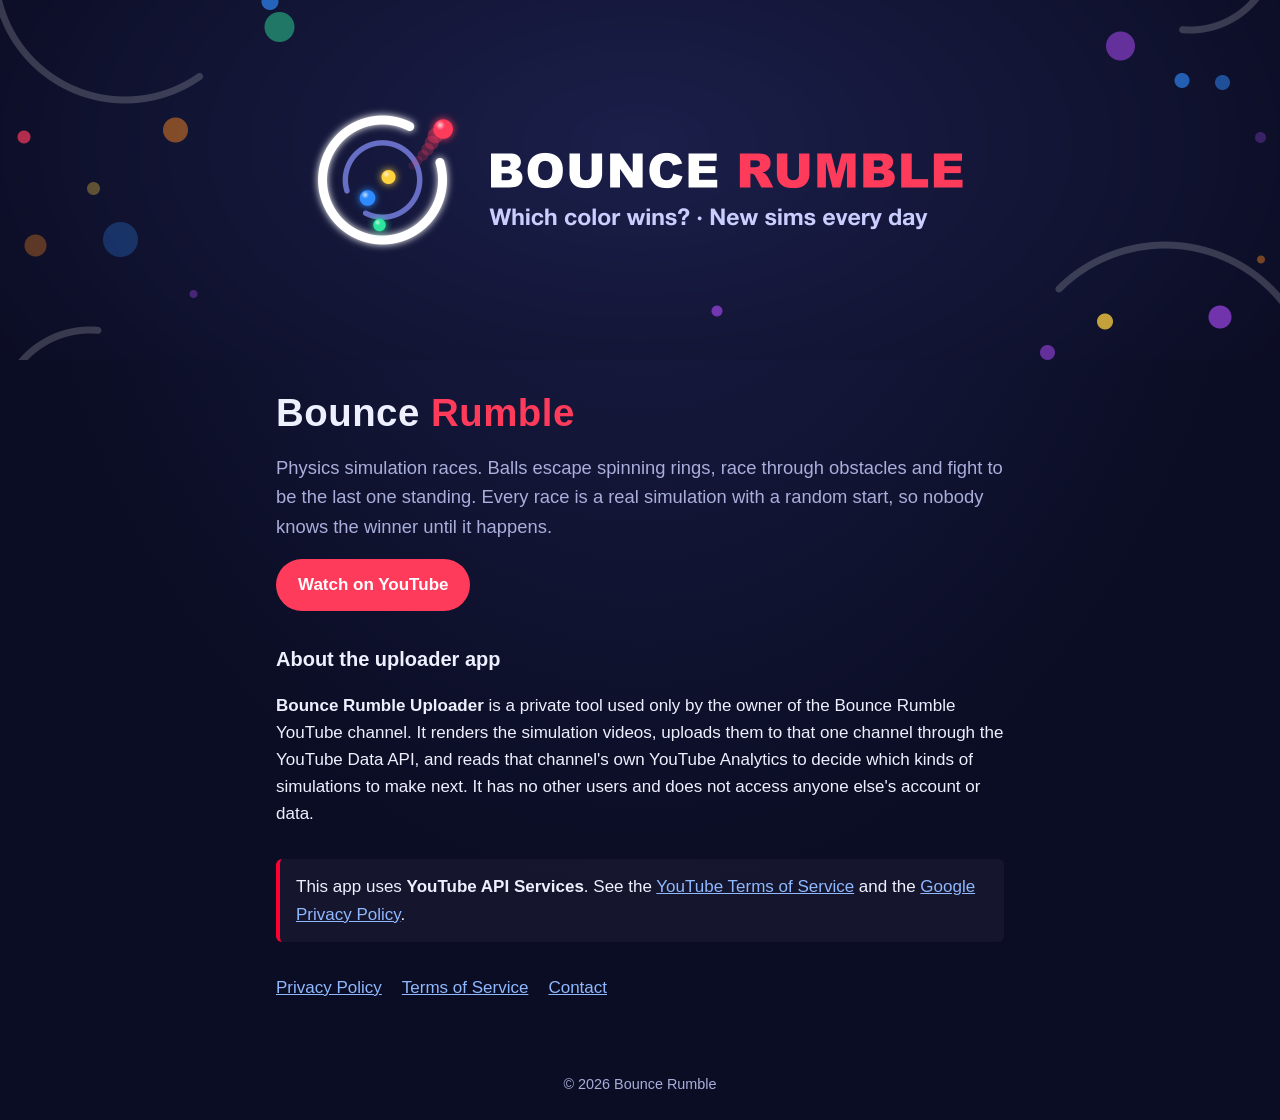
<file: index.html>
<!doctype html>
<html lang="en">
<head>
<meta charset="utf-8">
<meta name="viewport" content="width=device-width, initial-scale=1">
<title>Bounce Rumble</title>
<meta name="description" content="Bounce Rumble: physics simulation races. Which color wins? New sims every day on YouTube.">
<link rel="icon" href="icon.png">
<link rel="stylesheet" href="style.css">
</head>
<body>
<header class="hero">
  <img class="banner" src="banner.png" alt="Bounce Rumble banner: glowing ring with colored balls">
</header>
<main>
  <h1>Bounce <span>Rumble</span></h1>
  <p class="lead">Physics simulation races. Balls escape spinning rings, race through obstacles and fight to be the last one standing. Every race is a real simulation with a random start, so nobody knows the winner until it happens.</p>
  <p><a class="btn" href="https://www.youtube.com/@BounceRumble">Watch on YouTube</a></p>

  <h2>About the uploader app</h2>
  <p><strong>Bounce Rumble Uploader</strong> is a private tool used only by the owner of the Bounce Rumble YouTube channel. It renders the simulation videos, uploads them to that one channel through the YouTube Data API, and reads that channel's own YouTube Analytics to decide which kinds of simulations to make next. It has no other users and does not access anyone else's account or data.</p>

  <p class="yt">This app uses <strong>YouTube API Services</strong>. See the <a href="https://www.youtube.com/t/terms">YouTube Terms of Service</a> and the <a href="https://policies.google.com/privacy">Google Privacy Policy</a>.</p>

  <nav class="links">
    <a href="privacy.html">Privacy Policy</a>
    <a href="terms.html">Terms of Service</a>
    <a href="https://github.com/develant/bounce-rumble/issues">Contact</a>
  </nav>
</main>
<footer>© 2026 Bounce Rumble</footer>
</body>
</html>
</file>
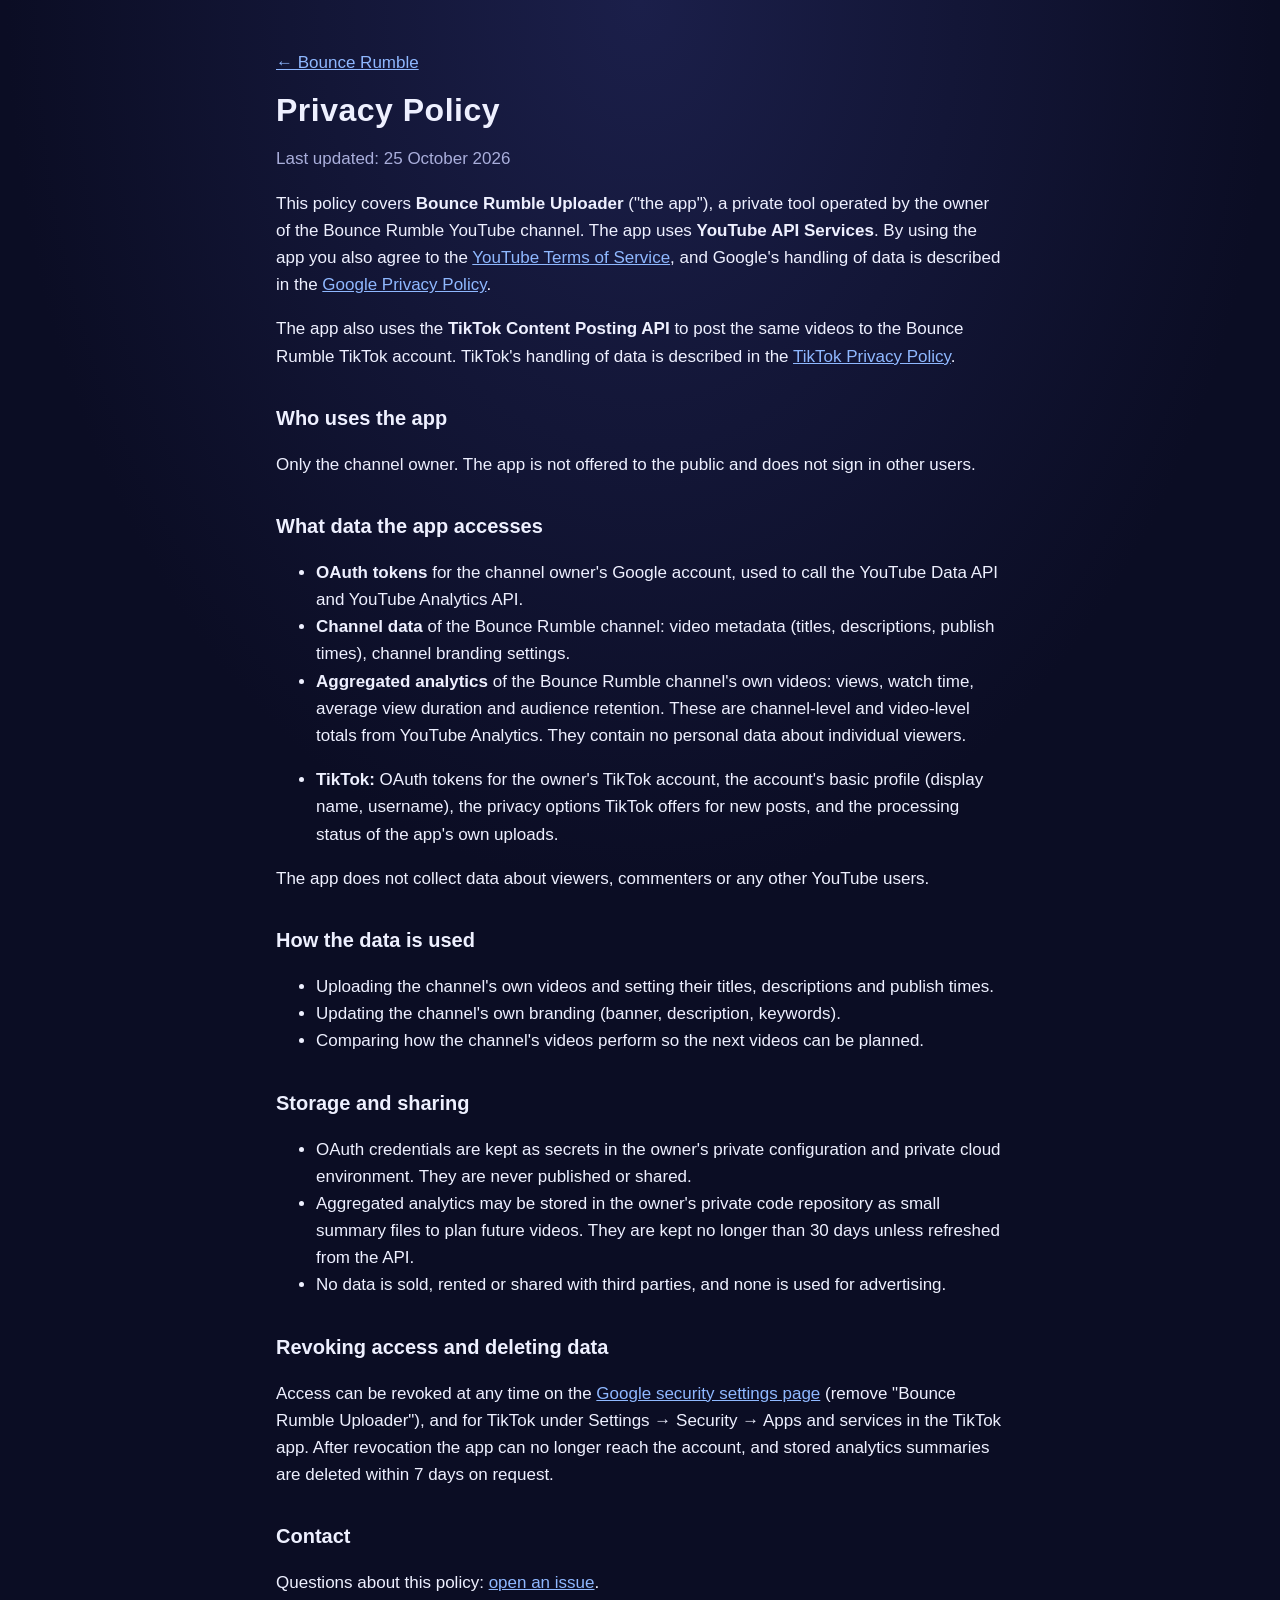
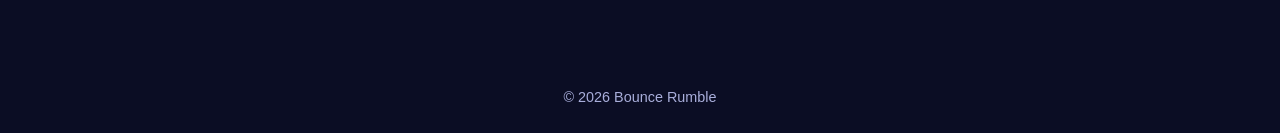
<file: privacy.html>
<!doctype html>
<html lang="en">
<head>
<meta charset="utf-8">
<meta name="viewport" content="width=device-width, initial-scale=1">
<title>Privacy Policy</title>
<link rel="icon" href="icon.png">
<link rel="stylesheet" href="style.css">
</head>
<body>
<main class="doc">
  <p><a href="index.html">← Bounce Rumble</a></p>
  <h1>Privacy Policy</h1>
  <p class="muted">Last updated: 25 October 2026</p>

  <p>This policy covers <strong>Bounce Rumble Uploader</strong> ("the app"), a private tool operated by the owner of the Bounce Rumble YouTube channel. The app uses <strong>YouTube API Services</strong>. By using the app you also agree to the <a href="https://www.youtube.com/t/terms">YouTube Terms of Service</a>, and Google's handling of data is described in the <a href="https://policies.google.com/privacy">Google Privacy Policy</a>.</p>

  <p>The app also uses the <strong>TikTok Content Posting API</strong> to post the same videos to the Bounce Rumble TikTok account. TikTok's handling of data is described in the <a href="https://www.tiktok.com/legal/privacy-policy">TikTok Privacy Policy</a>.</p>

  <h2>Who uses the app</h2>
  <p>Only the channel owner. The app is not offered to the public and does not sign in other users.</p>

  <h2>What data the app accesses</h2>
  <ul>
    <li><strong>OAuth tokens</strong> for the channel owner's Google account, used to call the YouTube Data API and YouTube Analytics API.</li>
    <li><strong>Channel data</strong> of the Bounce Rumble channel: video metadata (titles, descriptions, publish times), channel branding settings.</li>
    <li><strong>Aggregated analytics</strong> of the Bounce Rumble channel's own videos: views, watch time, average view duration and audience retention. These are channel-level and video-level totals from YouTube Analytics. They contain no personal data about individual viewers.</li>
  </ul>
  <ul>
    <li><strong>TikTok:</strong> OAuth tokens for the owner's TikTok account, the account's basic profile (display name, username), the privacy options TikTok offers for new posts, and the processing status of the app's own uploads.</li>
  </ul>
  <p>The app does not collect data about viewers, commenters or any other YouTube users.</p>

  <h2>How the data is used</h2>
  <ul>
    <li>Uploading the channel's own videos and setting their titles, descriptions and publish times.</li>
    <li>Updating the channel's own branding (banner, description, keywords).</li>
    <li>Comparing how the channel's videos perform so the next videos can be planned.</li>
  </ul>

  <h2>Storage and sharing</h2>
  <ul>
    <li>OAuth credentials are kept as secrets in the owner's private configuration and private cloud environment. They are never published or shared.</li>
    <li>Aggregated analytics may be stored in the owner's private code repository as small summary files to plan future videos. They are kept no longer than 30 days unless refreshed from the API.</li>
    <li>No data is sold, rented or shared with third parties, and none is used for advertising.</li>
  </ul>

  <h2>Revoking access and deleting data</h2>
  <p>Access can be revoked at any time on the <a href="https://myaccount.google.com/permissions">Google security settings page</a> (remove "Bounce Rumble Uploader"), and for TikTok under Settings → Security → Apps and services in the TikTok app. After revocation the app can no longer reach the account, and stored analytics summaries are deleted within 7 days on request.</p>

  <h2>Contact</h2>
  <p>Questions about this policy: <a href="https://github.com/develant/bounce-rumble/issues">open an issue</a>.</p>
</main>
<footer>© 2026 Bounce Rumble</footer>
</body>
</html>
</file>
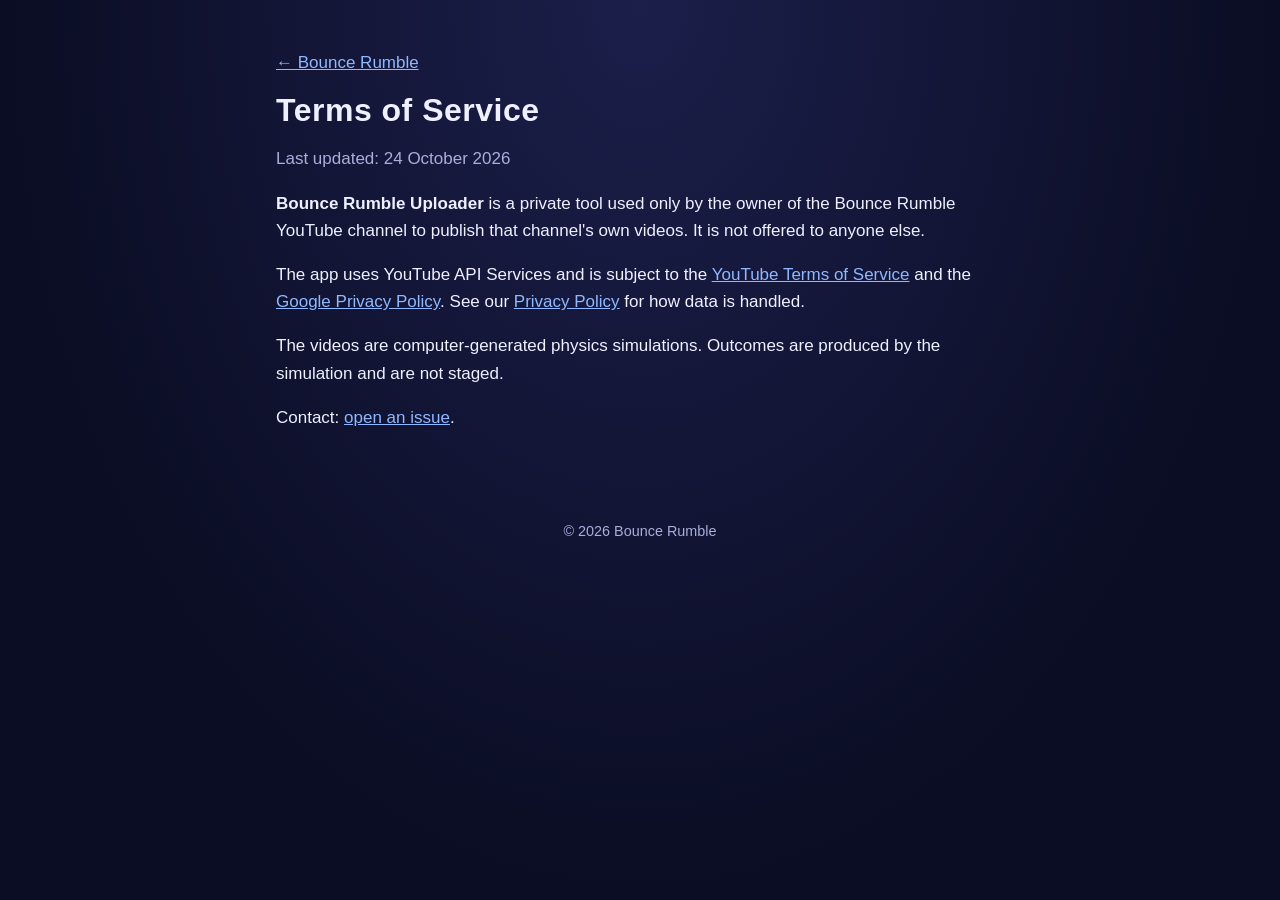
<file: terms.html>
<!doctype html>
<html lang="en">
<head>
<meta charset="utf-8">
<meta name="viewport" content="width=device-width, initial-scale=1">
<title>Terms of Service</title>
<link rel="icon" href="icon.png">
<link rel="stylesheet" href="style.css">
</head>
<body>
<main class="doc">
  <p><a href="index.html">← Bounce Rumble</a></p>
  <h1>Terms of Service</h1>
  <p class="muted">Last updated: 24 October 2026</p>
  <p><strong>Bounce Rumble Uploader</strong> is a private tool used only by the owner of the Bounce Rumble YouTube channel to publish that channel's own videos. It is not offered to anyone else.</p>
  <p>The app uses YouTube API Services and is subject to the <a href="https://www.youtube.com/t/terms">YouTube Terms of Service</a> and the <a href="https://policies.google.com/privacy">Google Privacy Policy</a>. See our <a href="privacy.html">Privacy Policy</a> for how data is handled.</p>
  <p>The videos are computer-generated physics simulations. Outcomes are produced by the simulation and are not staged.</p>
  <p>Contact: <a href="https://github.com/develant/bounce-rumble/issues">open an issue</a>.</p>
</main>
<footer>© 2026 Bounce Rumble</footer>
</body>
</html>
</file>
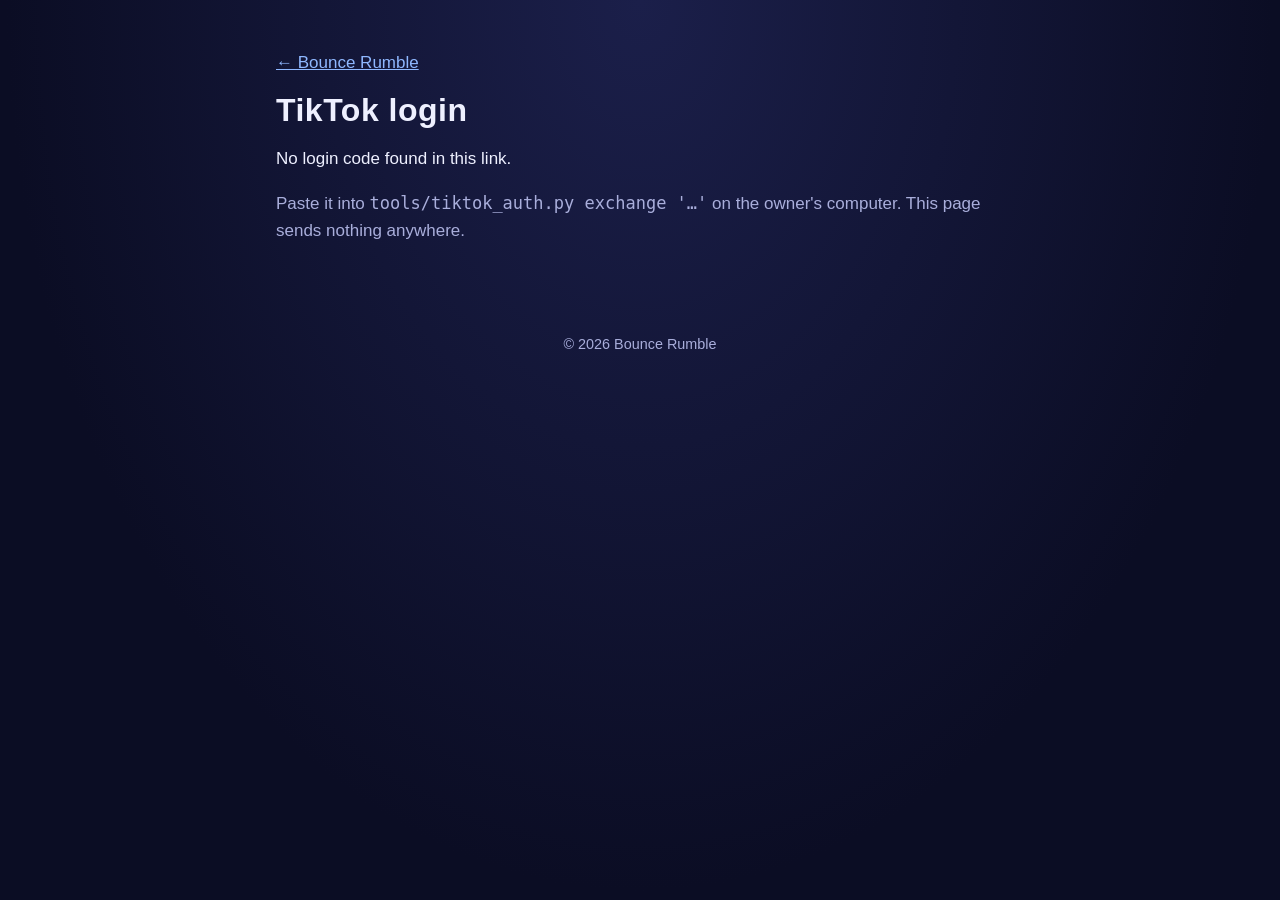
<file: tiktok-callback.html>
<!doctype html>
<html lang="en">
<head>
<meta charset="utf-8">
<meta name="viewport" content="width=device-width, initial-scale=1">
<meta name="robots" content="noindex">
<title>TikTok Login</title>
<link rel="icon" href="icon.png">
<link rel="stylesheet" href="style.css">
</head>
<body>
<main class="doc">
  <p><a href="index.html">← Bounce Rumble</a></p>
  <h1>TikTok login</h1>
  <p id="msg">No login code found in this link.</p>
  <p><button id="copy" hidden>Copy this page's link</button></p>
  <p class="muted">Paste it into <code>tools/tiktok_auth.py exchange '…'</code> on the owner's computer. This page sends nothing anywhere.</p>
</main>
<script>
  const q = new URLSearchParams(location.search);
  const msg = document.getElementById("msg");
  const btn = document.getElementById("copy");
  if (q.get("error")) {
    msg.textContent = "TikTok returned an error: " + q.get("error") + " " + (q.get("error_description") || "");
  } else if (q.get("code")) {
    msg.textContent = "Login approved. Copy this page's full link and paste it into the terminal.";
    btn.hidden = false;
    btn.onclick = async () => {
      try { await navigator.clipboard.writeText(location.href); btn.textContent = "Copied"; }
      catch (e) { btn.textContent = "Copy failed: copy the address bar instead"; }
    };
  }
</script>
<footer>© 2026 Bounce Rumble</footer>
</body>
</html>
</file>
<file: style.css>
:root {
  --bg: #0b0d24;
  --fg: #eef0ff;
  --muted: #a9aedb;
  --accent: #ff3b5c;
  --link: #8fb8ff;
}
* { box-sizing: border-box; }
body {
  margin: 0;
  background: radial-gradient(ellipse at 50% 0%, #1b1f4a, var(--bg) 70%) fixed, var(--bg);
  color: var(--fg);
  font: 17px/1.6 -apple-system, "Segoe UI", Helvetica, Arial, sans-serif;
}
.hero .banner { display: block; width: 100%; max-height: 360px; object-fit: cover; }
main { max-width: 760px; margin: 0 auto; padding: 32px 16px 48px; }
h1 { font-size: 2.4rem; line-height: 1.1; margin: 0 0 12px; letter-spacing: .5px; }
h1 span { color: var(--accent); }
.doc h1 { font-size: 2rem; }
h2 { font-size: 1.25rem; margin-top: 2rem; }
.lead { font-size: 1.15rem; color: var(--muted); }
.muted { color: var(--muted); }
a { color: var(--link); }
.btn {
  display: inline-block; padding: 12px 22px; border-radius: 999px;
  background: var(--accent); color: #fff; font-weight: 700; text-decoration: none;
}
.links { display: flex; flex-wrap: wrap; gap: 20px; margin-top: 2rem; }
footer { text-align: center; color: var(--muted); padding: 24px 16px; font-size: .9rem; }
.yt { margin-top: 2rem; padding: 14px 16px; border-left: 4px solid #ff0033; background: rgba(255,255,255,.04); border-radius: 6px; }
</file>
